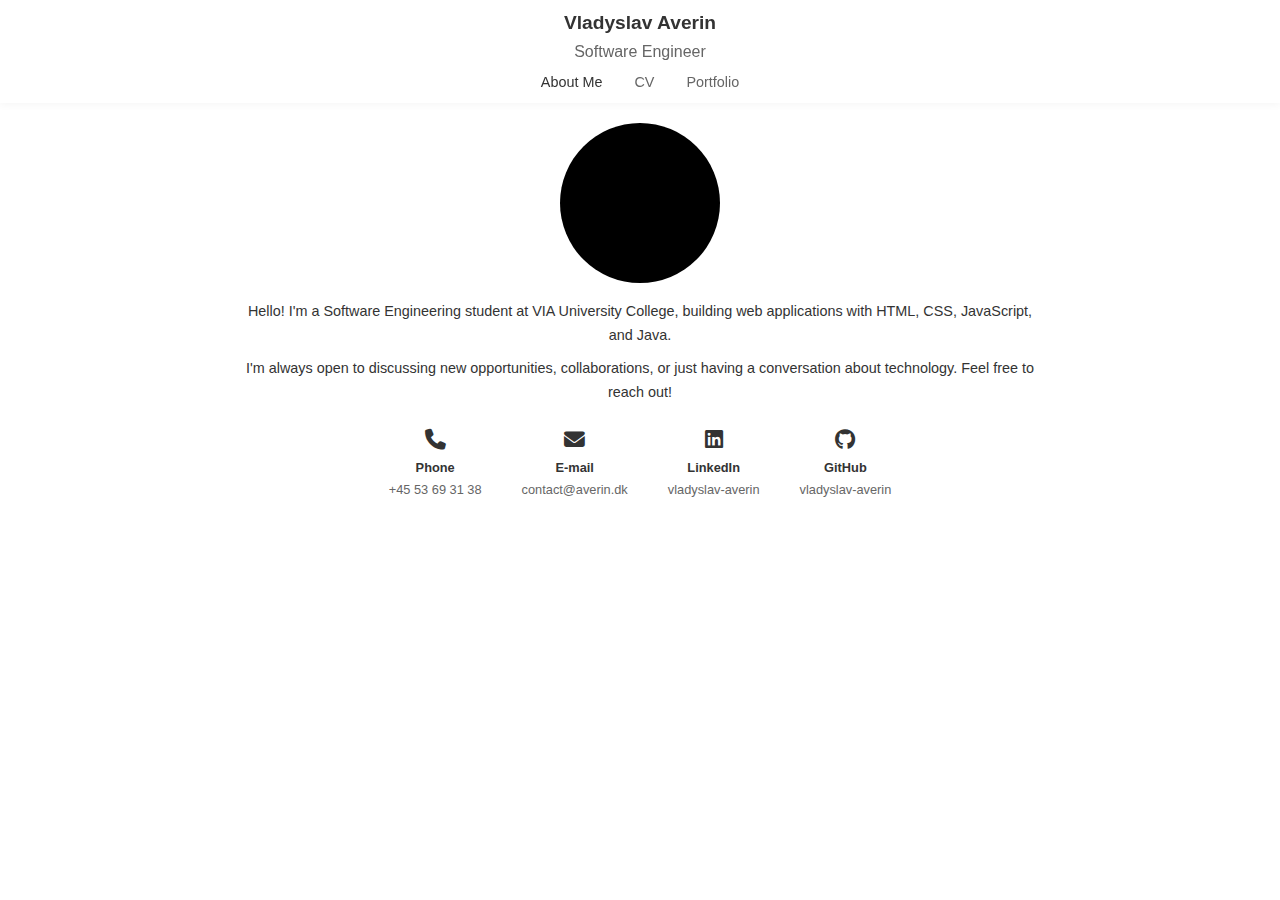
<file: index.html>
<!DOCTYPE html>
<html lang="en">
<head>
    <meta charset="UTF-8">
    <meta name="viewport" content="width=device-width, initial-scale=1.0">
    <title>Vladyslav Averin</title>
    <!-- CSS -->
    <link rel="stylesheet" href="css/styles.css">
    <!-- Font icons for contacts -->
    <link rel="stylesheet" href="https://cdnjs.cloudflare.com/ajax/libs/font-awesome/6.4.0/css/all.min.css">
</head>
<body>
    <header>
        <!-- Navigation -->
        <nav class="nav-container">
            <div class="nav-header">
                <h1>Vladyslav Averin</h1>   
                <p>Software Engineer</p>
            </div>
            <ul class="nav-menu">
                <li><a href="index.html" class="nav-link active">About Me</a></li>
                <li><a href="cv.html" class="nav-link">CV</a></li>
                <li><a href="portfolio.html" class="nav-link">Portfolio</a></li>
            </ul>
        </nav>
    </header>
    <!-- Main content area -->
    <main>
        <div class="container">
            <div class="about-content">
                <!-- Profile image -->
                <img src="images/avatar.jpg" alt="Vladyslav Averin" class="avatar-placeholder">
                <!-- About text -->
                <div class="about-text">
                    <p>Hello! I'm a Software Engineering student at VIA University College, building web applications with HTML, CSS, JavaScript, and Java.</p>
                    <p>I'm always open to discussing new opportunities, collaborations, or just having a conversation about technology. Feel free to reach out!</p>
                </div>
                <!-- Contact section -->
                <div class="contact-section">
                    <div class="contact-grid">
                        <a href="tel:+4553693138" class="contact-item">
                            <i class="fas fa-phone"></i>
                            <h4>Phone</h4>
                            <span>+45 53 69 31 38</span>
                        </a>
                        <a href="mailto:contact@averin.dk" class="contact-item">
                            <i class="fas fa-envelope"></i>
                            <h4>E-mail</h4>
                            <span>contact@averin.dk</span>
                        </a>
                        <a href="https://linkedin.com/in/vladyslav-averin" target="_blank" class="contact-item">
                            <i class="fab fa-linkedin"></i>
                            <h4>LinkedIn</h4>
                            <span>vladyslav-averin</span>
                        </a>
                        <a href="https://github.com/vladyslav-averin" target="_blank" class="contact-item">
                            <i class="fab fa-github"></i>
                            <h4>GitHub</h4>
                            <span>vladyslav-averin</span>
                        </a>
                    </div>
                </div>
            </div>
        </div>
    </main>
</body>
</html>
</file>
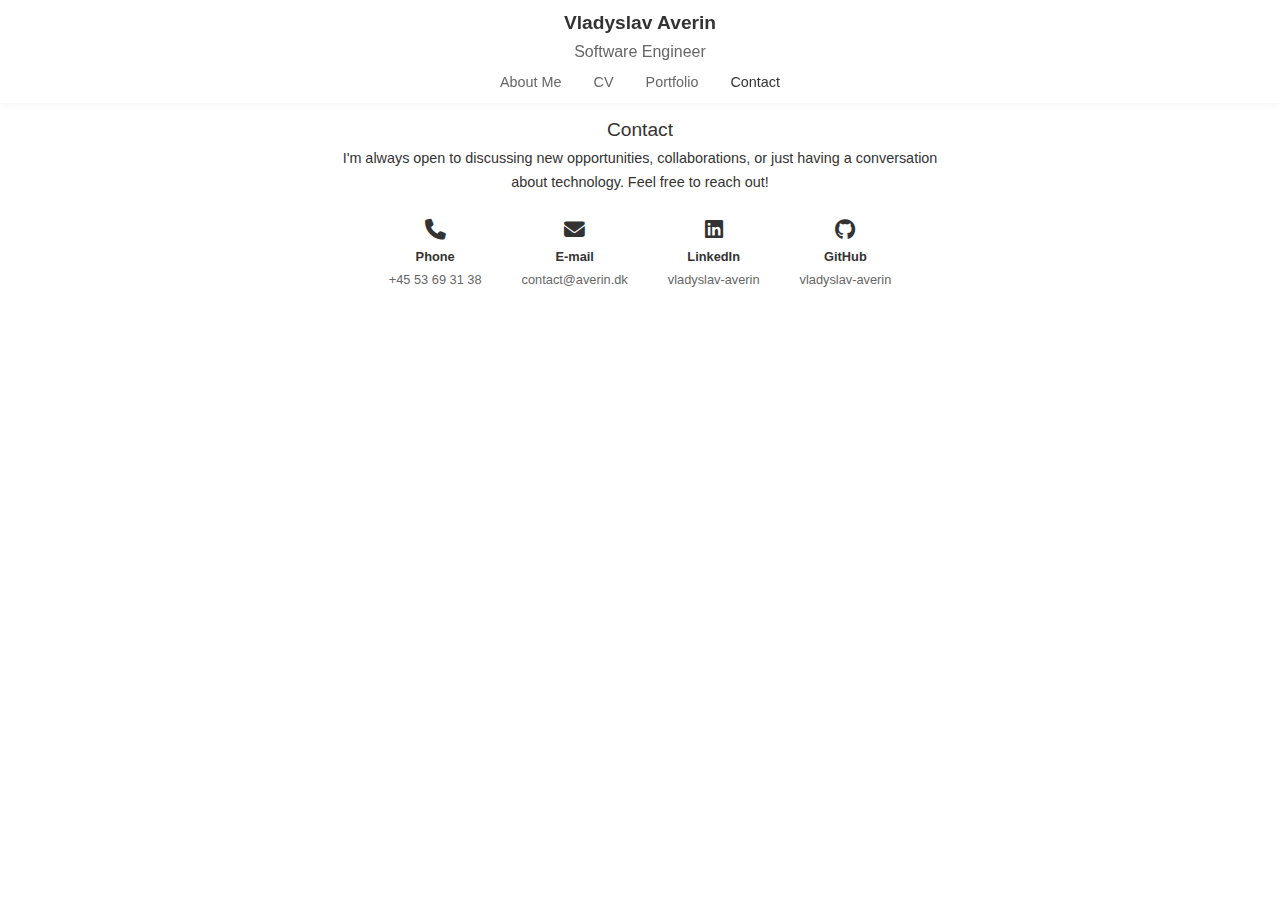
<file: contact.html>
<!DOCTYPE html>
<html lang="en">
<head>
    <meta charset="UTF-8">
    <meta name="viewport" content="width=device-width, initial-scale=1.0">
    <title>Vladyslav Averin</title>
    <!-- CSS -->
    <link rel="stylesheet" href="css/styles.css">
    <!-- Font icons for contacts -->
    <link rel="stylesheet" href="https://cdnjs.cloudflare.com/ajax/libs/font-awesome/6.4.0/css/all.min.css">
</head>
<body>
    <!-- Navigation -->
    <header>
        <nav class="nav-container">
            <div class="nav-header">
                <h1>Vladyslav Averin</h1>
                <p>Software Engineer</p>
            </div>
            <ul class="nav-menu">
                <li><a href="index.html" class="nav-link">About Me</a></li>
                <li><a href="cv.html" class="nav-link">CV</a></li>
                <li><a href="portfolio.html" class="nav-link">Portfolio</a></li>
                <li><a href="contact.html" class="nav-link active">Contact</a></li>
            </ul>
        </nav>
    </header>
    <main>
        <!-- Contact section -->
        <section class="section">
            <div class="container">
                <h2 class="section-title">Contact</h2>
                <div class="contact-content">
                    <p class="content-intro">I'm always open to discussing new opportunities, collaborations, or just having a conversation about technology. Feel free to reach out!</p>
                    <!-- Contact grid -->
                    <div class="contact-grid">
                        <a href="tel:+4553693138" class="contact-item">
                            <i class="fas fa-phone"></i>
                            <h4>Phone</h4>
                            <span>+45 53 69 31 38</span>
                        </a>
                        <a href="mailto:contact@averin.dk" class="contact-item">
                            <i class="fas fa-envelope"></i>
                            <h4>E-mail</h4>
                            <span>contact@averin.dk</span>
                        </a>
                        <a href="https://linkedin.com/in/vladyslav-averin" target="_blank" class="contact-item">
                            <i class="fab fa-linkedin"></i>
                            <h4>LinkedIn</h4>
                            <span>vladyslav-averin</span>
                        </a>
                        <a href="https://github.com/vladyslav-averin" target="_blank" class="contact-item">
                            <i class="fab fa-github"></i>
                            <h4>GitHub</h4>
                            <span>vladyslav-averin</span>
                        </a>
                    </div>
                </div>
            </div>
        </section>
    </main>
</body>
</html>
</file>
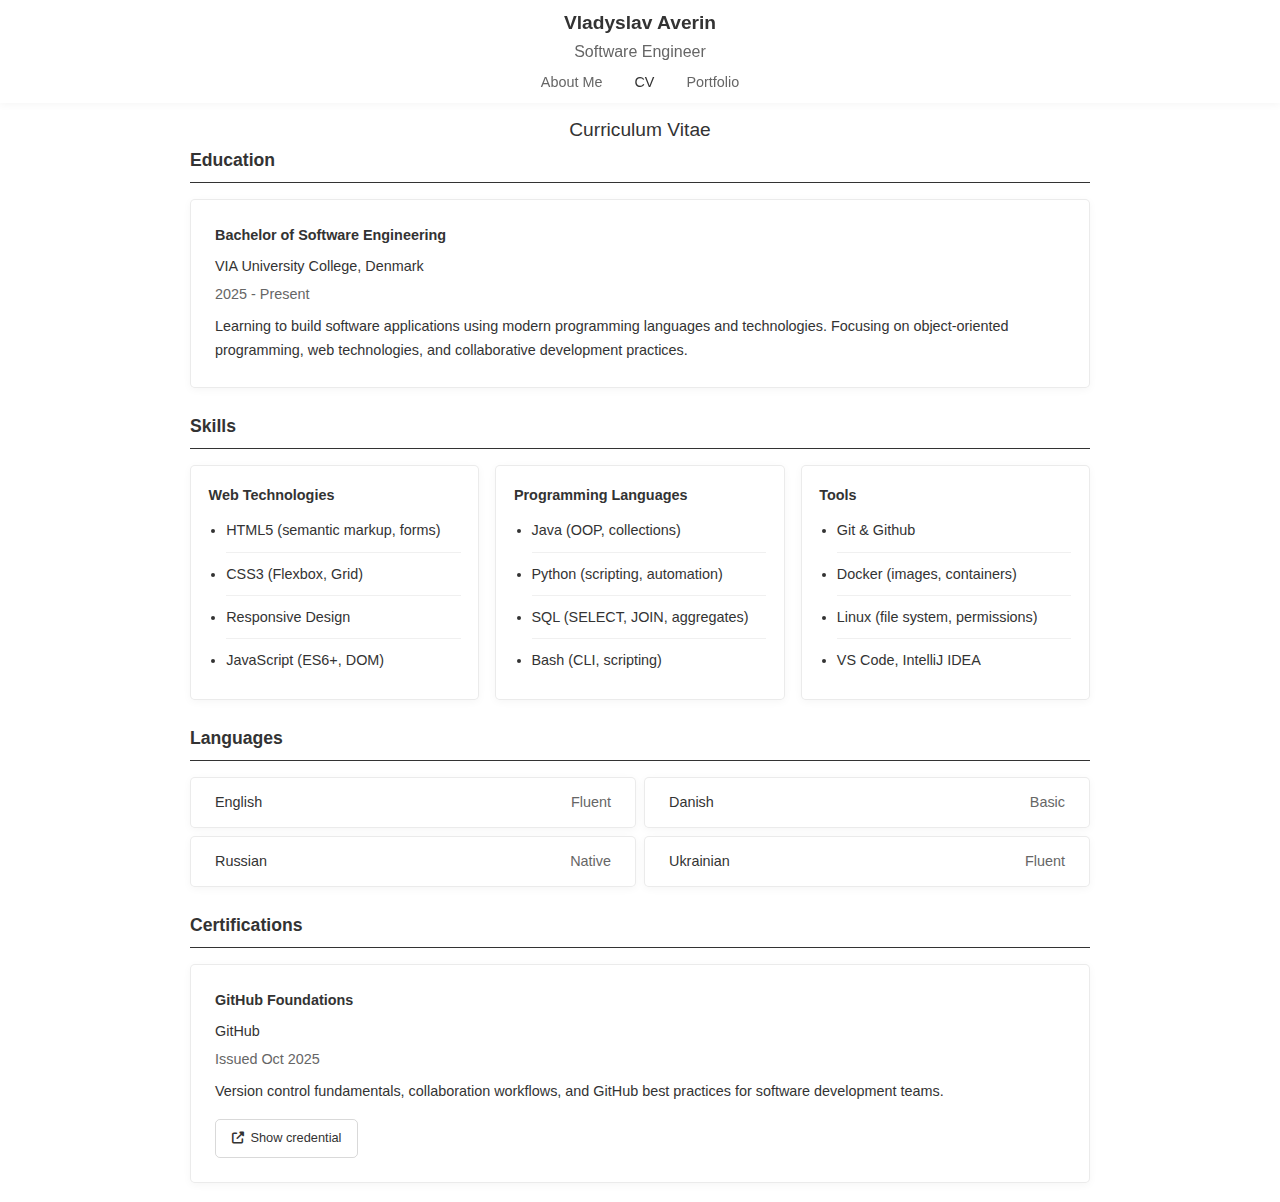
<file: cv.html>
<!DOCTYPE html>
<html lang="en">
<head>
    <meta charset="UTF-8">
    <meta name="viewport" content="width=device-width, initial-scale=1.0">
    <title>Vladyslav Averin</title>
    <!-- CSS -->
    <link rel="stylesheet" href="css/styles.css">
    <!-- Font icons for credentials -->
    <link rel="stylesheet" href="https://cdnjs.cloudflare.com/ajax/libs/font-awesome/6.4.0/css/all.min.css">
</head>
<body>
    <!-- Navigation -->
    <header>
        <nav class="nav-container">
            <div class="nav-header">
                <h1>Vladyslav Averin</h1>
                <p>Software Engineer</p>
            </div>
            <ul class="nav-menu">
                <li><a href="index.html" class="nav-link">About Me</a></li>
                <li><a href="cv.html" class="nav-link active">CV</a></li>
                <li><a href="portfolio.html" class="nav-link">Portfolio</a></li>
            </ul>
        </nav>
    </header>
    <!-- Main content area -->
    <main>
        <!-- CV section -->
            <div class="container">
                <h2 class="section-title">Curriculum Vitae</h2>
                
                <div class="cv-grid">
                    <!-- Education -->
                    <div class="cv-section">
                        <h3>Education</h3>
                        <div class="cv-item">
                            <h4>Bachelor of Software Engineering</h4>
                            <p class="institution">VIA University College, Denmark</p>
                            <p class="period">2025 - Present</p>
                            <div class="description">
                                <p>Learning to build software applications using modern programming languages and technologies. Focusing on object-oriented programming, web technologies, and collaborative development practices.</p>
                            </div>
                        </div>
                    </div>
                    <!-- Skills -->
                    <div class="cv-section">
                        <h3>Skills</h3>
                        <div class="skills-grid">
                            <div class="skill-category">
                                <h4>Web Technologies</h4>
                                <ul>
                                    <li>HTML5 (semantic markup, forms)</li>
                                    <li>CSS3 (Flexbox, Grid)</li>
                                    <li>Responsive Design</li>
                                    <li>JavaScript (ES6+, DOM)</li>
                                </ul>
                            </div>
                            <div class="skill-category">
                                <h4>Programming Languages</h4>
                                <ul>
                                    <li>Java (OOP, collections)</li>
                                    <li>Python (scripting, automation)</li>
                                    <li>SQL (SELECT, JOIN, aggregates)</li>
                                    <li>Bash (CLI, scripting)</li>
                                </ul>
                            </div>
                            <div class="skill-category">
                                <h4>Tools</h4>
                                <ul>
                                    <li>Git & Github</li>
                                    <li>Docker (images, containers)</li>
                                    <li>Linux (file system, permissions)</li>
                                    <li>VS Code, IntelliJ IDEA</li>
                                </ul>
                            </div>
                        </div>
                    </div>
                    <!-- Languages -->
                    <div class="cv-section">
                        <h3>Languages</h3>
                        <ul class="languages">
                            <li class="language-item">
                                <span class="language-name">English</span>
                                <span class="language-level">Fluent</span>
                            </li>
                            <li class="language-item">
                                <span class="language-name">Danish</span>
                                <span class="language-level">Basic</span>
                            </li>
                            <li class="language-item">
                                <span class="language-name">Russian</span>
                                <span class="language-level">Native</span>
                            </li>
                            <li class="language-item">
                                <span class="language-name">Ukrainian</span>
                                <span class="language-level">Fluent</span>
                            </li>
                        </ul>
                    </div>
                    <!-- Certifications -->
                    <div class="cv-section">
                        <h3>Certifications</h3>
                        <div class="cv-item">
                            <h4>GitHub Foundations</h4>
                            <p class="institution">GitHub</p>
                            <p class="period">Issued Oct 2025</p>
                            <div class="description">
                                <p>Version control fundamentals, collaboration workflows, and GitHub best practices for software development teams.</p>
                            </div>
                            <a href="#" class="credential-link" target="_blank">
                                <i class="fas fa-external-link-alt"></i>
                                Show credential
                            </a>
                        </div>
                    </div>
                </div>
            </div>
    </main>
</body>
</html>
</file>
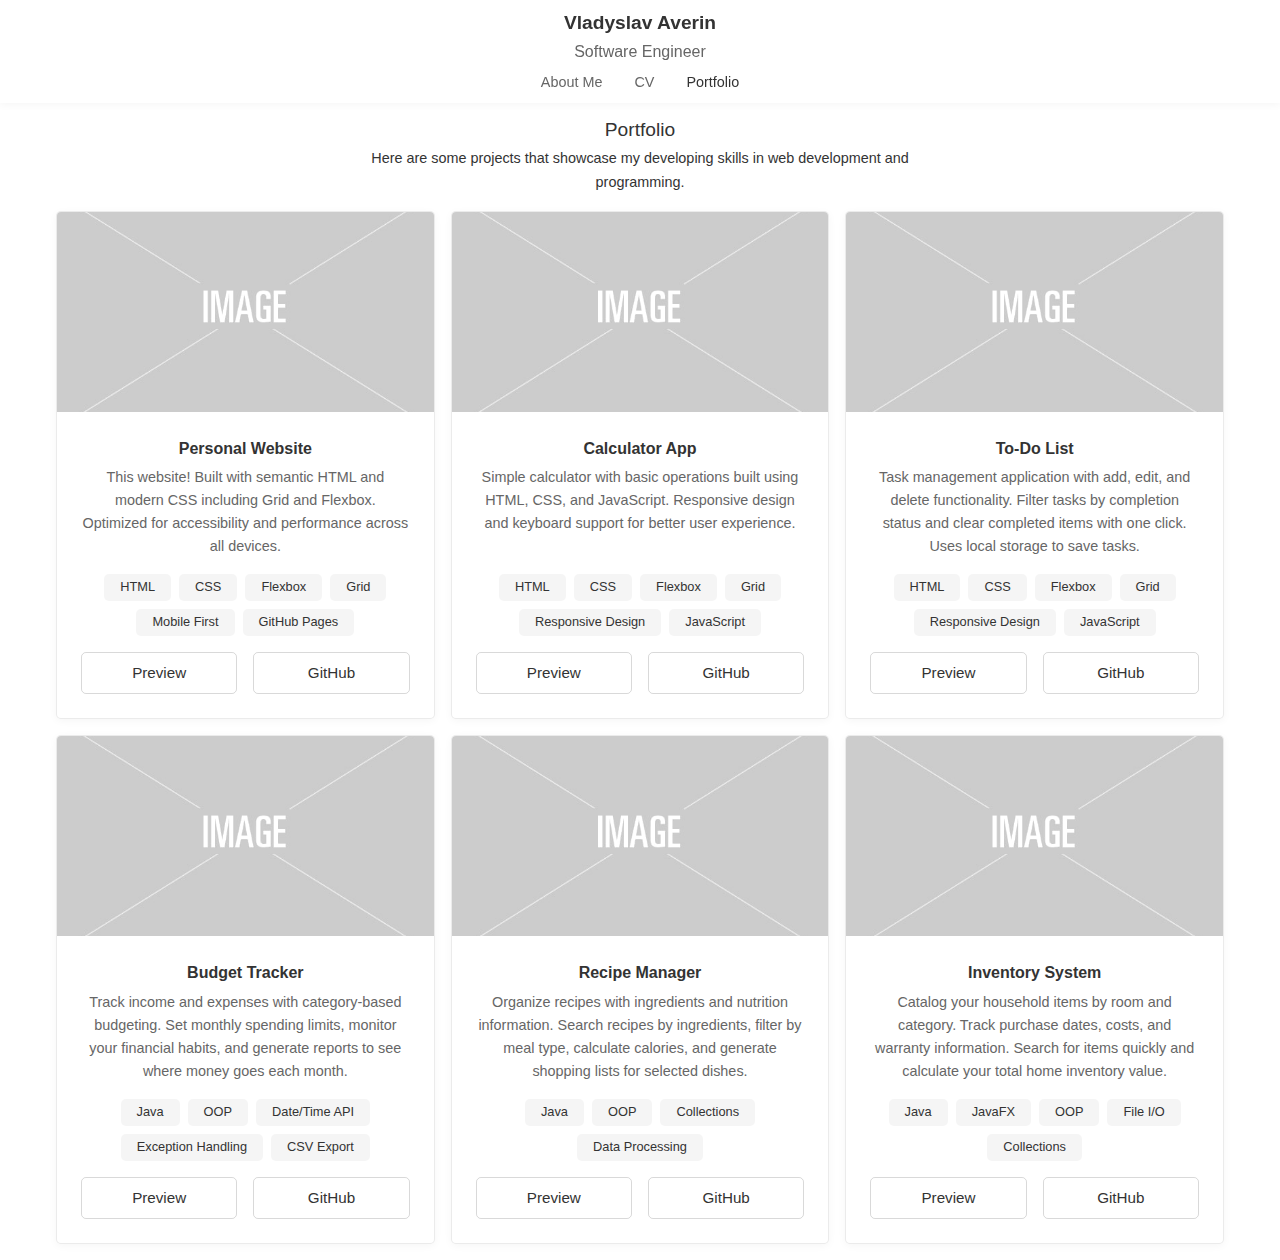
<file: portfolio.html>
<!DOCTYPE html>
<html lang="en">
<head>
    <meta charset="UTF-8">
    <meta name="viewport" content="width=device-width, initial-scale=1.0">
    <title>Vladyslav Averin</title>
    <!-- CSS -->
    <link rel="stylesheet" href="css/styles.css">
</head>
<body>
    <!-- Navigation -->
    <header>
        <nav class="nav-container">
            <div class="nav-header">
                <h1>Vladyslav Averin</h1>
                <p>Software Engineer</p>
            </div>
            <ul class="nav-menu">
                <li><a href="index.html" class="nav-link">About Me</a></li>
                <li><a href="cv.html" class="nav-link">CV</a></li>
                <li><a href="portfolio.html" class="nav-link active">Portfolio</a></li>
            </ul>
        </nav>
    </header>
    <main>
        <!-- Portfolio section -->
            <div class="container">
                <h2 class="section-title">Portfolio</h2>
                <p class="content-intro">Here are some projects that showcase my developing skills in web development and programming.</p>
                <!-- Projects grid -->
                <div class="portfolio-grid">
                    <!-- Project 1: Portfolio Website -->
                    <article class="project-card">
                        <img src="images/project.jpg" alt="Personal Website Project" class="project-image">
                        <div class="project-content">
                            <h3>Personal Website</h3>
                            <p>This website! Built with semantic HTML and modern CSS including Grid and Flexbox. Optimized for accessibility and performance across all devices.</p>
                            <div class="project-tech">
                                <span class="tech-tag">HTML</span>
                                <span class="tech-tag">CSS</span>
                                <span class="tech-tag">Flexbox</span>
                                <span class="tech-tag">Grid</span>
                                <span class="tech-tag">Mobile First</span>
                                <span class="tech-tag">GitHub Pages</span>
                            </div>
                            <div class="project-links">
                                <a href="https://vladyslav-averin.github.io/personal-website/" class="project-link">Preview</a>
                                <a href="https://github.com/vladyslav-averin/personal-website" class="project-link">GitHub</a>
                            </div>
                        </div>
                    </article>
                    <!-- Project 2: Calculator App -->
                    <article class="project-card">
                        <img src="images/project.jpg" alt="Calculator App Project" class="project-image">
                        <div class="project-content">
                            <h3>Calculator App</h3>
                            <p>Simple calculator with basic operations built using HTML, CSS, and JavaScript. Responsive design and keyboard support for better user experience.</p>
                            <div class="project-tech">
                                <span class="tech-tag">HTML</span>
                                <span class="tech-tag">CSS</span>
                                <span class="tech-tag">Flexbox</span>
                                <span class="tech-tag">Grid</span>
                                <span class="tech-tag">Responsive Design</span>
                                <span class="tech-tag">JavaScript</span>
                            </div>
                            <div class="project-links">
                                <a href="#" class="project-link">Preview</a>
                                <a href="#" class="project-link">GitHub</a>
                            </div>
                        </div>
                    </article>
                    <!-- Project 3: To-Do List -->
                    <article class="project-card">
                        <img src="images/project.jpg" alt="To-Do List Project" class="project-image">
                        <div class="project-content">
                            <h3>To-Do List</h3>
                            <p>Task management application with add, edit, and delete functionality. Filter tasks by completion status and clear completed items with one click. Uses local storage to save tasks.</p>
                            <div class="project-tech">
                                <span class="tech-tag">HTML</span>
                                <span class="tech-tag">CSS</span>
                                <span class="tech-tag">Flexbox</span>
                                <span class="tech-tag">Grid</span>
                                <span class="tech-tag">Responsive Design</span>
                                <span class="tech-tag">JavaScript</span>
                                <!-- <span class="tech-tag">Local Storage</span> -->
                            </div>
                            <div class="project-links">
                                <a href="#" class="project-link">Preview</a>
                                <a href="#" class="project-link">GitHub</a>
                            </div>
                        </div>
                    </article>
                    <!-- Project 4: Budget Tracker -->
                    <article class="project-card">
                        <img src="images/project.jpg" alt="Budget Tracker Project" class="project-image">
                        <div class="project-content">
                            <h3>Budget Tracker</h3>
                            <p>Track income and expenses with category-based budgeting. Set monthly spending limits, monitor your financial habits, and generate reports to see where money goes each month.</p>
                            <div class="project-tech">
                                <span class="tech-tag">Java</span>
                                <span class="tech-tag">OOP</span>

                                <span class="tech-tag">Date/Time API</span>
                                <span class="tech-tag">Exception Handling</span>
                                <span class="tech-tag">CSV Export</span>
                            </div>
                            <div class="project-links">
                                <a href="#" class="project-link">Preview</a>
                                <a href="#" class="project-link">GitHub</a>
                            </div>
                        </div>
                    </article>
                    <!-- Project 5: Recipe Manager -->
                    <article class="project-card">
                        <img src="images/project.jpg" alt="Recipe Manager Project" class="project-image">
                        <div class="project-content">
                            <h3>Recipe Manager</h3>
                            <p>Organize recipes with ingredients and nutrition information. Search recipes by ingredients, filter by meal type, calculate calories, and generate shopping lists for selected dishes.</p>
                            <div class="project-tech">
                                <span class="tech-tag">Java</span>
                                <span class="tech-tag">OOP</span>
                                <span class="tech-tag">Collections</span>
                                <span class="tech-tag">Data Processing</span>
                            </div>
                            <div class="project-links">
                                <a href="#" class="project-link">Preview</a>
                                <a href="#" class="project-link">GitHub</a>
                            </div>
                        </div>
                    </article>
                    <!-- Project 6: Home Inventory -->
                    <article class="project-card">
                        <img src="images/project.jpg" alt="Inventory System Project" class="project-image">
                        <div class="project-content">
                            <h3>Inventory System</h3>
                            <p>Catalog your household items by room and category. Track purchase dates, costs, and warranty information. Search for items quickly and calculate your total home inventory value.</p>
                            <div class="project-tech">
                                <span class="tech-tag">Java</span>
                                <span class="tech-tag">JavaFX</span>
                                <span class="tech-tag">OOP</span>
                                <span class="tech-tag">File I/O</span>
                                <span class="tech-tag">Collections</span>
                            </div>
                            <div class="project-links">
                                <a href="#" class="project-link">Preview</a>
                                <a href="#" class="project-link">GitHub</a>
                            </div>
                        </div>
                    </article>
                </div>
            </div>
    </main>
</body>
</html>
</file>
<file: css/styles.css>
:root {
    --color-text-primary: #333;
    --color-text-secondary: #666;
    --color-bg: #fff;
    --color-border: rgba(0, 0, 0, 0.08);
    --radius: 5px;
    --shadow: 0 2px 8px rgba(0, 0, 0, 0.04);
    --shadow-hover: 0 8px 25px rgba(0, 0, 0, 0.1);
    --transition: all 0.3s;
}

* {
    margin: 0;
    padding: 0;
    box-sizing: border-box;
}

body {
    font-family: -apple-system, BlinkMacSystemFont, 'Segoe UI', Roboto, sans-serif;
    line-height: 1.6;
    font-size: .9rem;
    color: var(--color-text-primary);
    background-color: var(--color-bg);
}

/* Container - limits maximum width and centers content */
.container {
    max-width: 1200px;
    margin: 0 auto;
    padding: 0 1rem;
}

/* Header and Navigation */
/* Fixed header that stays at the top when scrolling */
header {
    background: rgba(255, 255, 255, 0.95);
    backdrop-filter: blur(10px);
    -webkit-backdrop-filter: blur(10px);
    box-shadow: var(--shadow);
    position: fixed;
    top: 0;
    width: 100%;
    z-index: 1000;
}

/* Navigation container - uses Flexbox to center items vertically */
.nav-container {
    max-width: 1200px;
    margin: 0 auto;
    padding: 0.5rem;
    display: flex;
    flex-direction: column;
    text-align: center;
}

/* Vladyslav Averin */
.nav-header h1 {
    font-size: 1.2rem;
}

/* Software Engineer */
.nav-header p {
    color: var(--color-text-secondary);
    font-size: 1rem;
    margin-bottom: 0.3rem;
}

/* Navigation menu - uses Flexbox to arrange links horizontally */
.nav-menu {
    display: flex;
    list-style: none;
    flex-wrap: wrap;
    justify-content: center;
}

/* Individual navigation links */
.nav-link {
    display: block;
    padding: 0.1rem 1rem;
    color: var(--color-text-secondary);
    font-weight: 500;
    text-decoration: none;
    transition: color 0.3s;
}

/* Navigation link hover and active states */
.nav-link:hover,
.nav-link.active {
    color: var(--color-text-primary);
}

/* Main section - adds padding to prevent content from hiding under fixed header */
main {
    padding-top: 115px;
}

/* Section title styling */
.section-title {
    font-size: 1.2rem;
    text-align: center;
    font-weight: 300;
}

/* About Me Section */
/* About content - uses Grid for layout */
.about-content {
    display: grid;
    gap: 1rem;
    max-width: 800px;
    margin: 0 auto;
}

/* Text paragraphs in About section */
.about-text p {
    margin-bottom: .5rem;
    line-height: 1.7;
    text-align: center;
}

/* Remove bottom margin only from last paragraph */
.about-text p:last-child {
    margin-bottom: 0;
}

/* Avatar image - circular profile picture */
.avatar-placeholder {
    width: 10rem;
    height: 10rem;
    border-radius: 50%;
    margin: 0 auto;
    margin-top: .5rem;
    object-fit: cover;
    display: block;
}

/* Contact section on About Me page */
.contact-section {
    text-align: center;
}

.contact-section h3 {
    font-size: 1.1rem;
    margin-bottom: 1rem;
    font-weight: 600;
}

/* CV Section */
/* CV grid - organizes CV sections vertically */
.cv-grid {
    display: grid;
    gap: 1.5rem;
    max-width: 900px;
    margin: 0 auto;
}

/* CV section headings with bottom border */
.cv-section h3 {
    font-size: 1.1rem;
    margin-bottom: 1rem;
    border-bottom: 1px solid var(--color-text-primary);
    padding-bottom: 0.5rem;
    font-weight: 600;
}

/* Individual CV items - styled cards with borders and shadows */
.cv-item {
    padding: 1.5rem;
    border: 1px solid var(--color-border);
    background: var(--color-bg);
    box-shadow: var(--shadow);
    border-radius: var(--radius);
}

/* CV item titles */
.cv-item h4 {
    margin-bottom: 0.5rem;
    font-weight: 600;
}

/* Add margin to last CV section */
.cv-section:last-child .cv-item {
    margin-bottom: 1.2rem;
}

/* Institution name styling */
.institution {
    margin-bottom: 0.3rem;
}

/* Time period text */
.period {
    color: var(--color-text-secondary);
    margin-bottom: 0.5rem;
}

/* Default link color */
a {
    color: var(--color-text-primary);
}

/* Description paragraphs in CV items */
.description p {
    margin-bottom: 1rem;
    line-height: 1.7;
}

.description p:last-child {
    margin-bottom: 0;
}

/* Skills grid - uses Grid to create columns on larger screens */
.skills-grid {
    display: grid;
    gap: 1rem;
    grid-template-columns: 1fr;
}

/* Individual skill categories - styled cards */
.skill-category {
    background: var(--color-bg);
    padding: 1.1rem;
    border: 1px solid var(--color-border);
    box-shadow: var(--shadow);
    border-radius: var(--radius);
}

/* Skill category headings */
.skill-category h4 {
    margin-bottom: .2rem;
    font-weight: 600;
}

/* Skill lists with bullet points */
.skill-category ul {
    list-style: disc;
    padding-left: 1.1rem;
}

/* Individual skill items with bottom border */
.skill-category li {
    padding: 0.6rem 0;
    border-bottom: 1px solid rgba(0, 0, 0, 0.06);
}

/* Remove border from last skill item */
.skill-category li:last-child {
    border-bottom: none;
}

/* Languages grid - uses Grid for layout */
.languages {
    display: grid;
    gap: .5rem;
    grid-template-columns: 1fr;
}

/* Language items - uses Flexbox to space content */
.language-item {
    display: flex;
    justify-content: space-between;
    align-items: center;
    padding: .8rem 1.5rem;
    background: var(--color-bg);
    border: 1px solid var(--color-border);
    box-shadow: var(--shadow);
    border-radius: var(--radius);
}

/* Language proficiency level text */
.language-level {
    color: var(--color-text-secondary);
}

/* Credential Link */
/* External credential link button */
.credential-link {
    display: inline-flex;
    align-items: center;
    gap: 0.4rem;
    text-decoration: none;
    padding: 0.5rem 1rem;
    border: 1px solid rgba(0, 0, 0, 0.15);
    transition: var(--transition);
    font-size: 0.8rem;
    border-radius: var(--radius);
    margin-top: 1rem;
}

/* Credential link hover effect - inverts colors */
.credential-link:hover {
    color: var(--color-bg);
    background: var(--color-text-primary);
    border-color: var(--color-text-primary);
}

/* Icon size in credential link */
.credential-link i {
    font-size: 0.75rem;
}

/* Portfolio Section */
/* Introductory text for portfolio */
.content-intro {
    text-align: center;
    margin-bottom: 1rem;
    max-width: 600px;
    margin-left: auto;
    margin-right: auto;
    line-height: 1.7;
}

/* Portfolio grid - uses Grid to arrange project cards */
.portfolio-grid {
    display: grid;
    gap: 1rem;
    grid-template-columns: 1fr;
    padding-bottom: 1rem;
}

/* Project card - styled container with image and content */
.project-card {
    background: var(--color-bg);
    border: 1px solid var(--color-border);
    box-shadow: var(--shadow);
    border-radius: var(--radius);
    display: flex;
    flex-direction: column;
    transition: var(--transition);
    overflow: hidden;
}

/* Project card hover effect - lifts card slightly */
.project-card:hover {
    transform: translateY(-2px);
    box-shadow: var(--shadow-hover);
    border-color: rgba(0, 0, 0, 0.15);
}

/* Project image - fixed height with cover fit */
.project-image {
    width: 100%;
    height: 200px;
    object-fit: cover;
    display: block;
}

/* Project content container - uses Flexbox */
.project-content {
    display: flex;
    flex-direction: column;
    flex: 1;
    padding: 1.5rem;
}

/* Project title */
.project-content h3 {
    font-size: 1rem;
    margin-bottom: .3rem;
    font-weight: 600;
    text-align: center;
}

/* Project description text */
.project-content p {
    color: var(--color-text-secondary);
    margin-bottom: 1rem;
    line-height: 1.6;
    text-align: center;
    flex: 1;
}

/* Technology tags container - uses Flexbox to wrap tags */
.project-tech {
    display: flex;
    flex-wrap: wrap;
    gap: 0.5rem;
    margin-bottom: 1rem;
    justify-content: center;
}

/* Technologies */
.tech-tag {
    background: rgba(126, 126, 126, 0.08);
    padding: 0.2rem 1rem;
    font-size: 0.8rem;
    border-radius: var(--radius);
}

/* Project links container - uses Flexbox */
.project-links {
    display: flex;
    gap: 1rem;
    margin-top: auto;
}

/* Individual project link button */
.project-link {
    display: inline-flex;
    align-items: center;
    justify-content: center;
    text-decoration: none;
    padding: .5rem;
    border: 1px solid rgba(0, 0, 0, 0.15);
    transition: var(--transition);
    font-size: 0.95rem;
    flex: 1;
    border-radius: var(--radius);
}

/* Project link hover effect - inverts colors and lifts button */
.project-link:hover {
    color: var(--color-bg);
    background: var(--color-text-primary);
    transform: translateY(-2px);
    box-shadow: var(--shadow-hover);
}

/* Contact Section */
/* Contact content container */
.contact-content {
    max-width: 900px;
    margin: 0 auto;
}

/* Contact grid - arranges contact items in a grid */
.contact-grid {
    display: grid;
    gap: .2rem .2rem;
    grid-template-columns: repeat(2, 1fr);
}

/* Individual contact item */
.contact-item {
    display: block;
    text-align: center;
    padding: .5rem;
    transition: var(--transition);
    text-decoration: none;
}

/* Contact icon styling */
.contact-item i {
    font-size: 1.3rem;
    margin-bottom: 0.5rem;
    transition: transform 0.3s;
}

/* Contact item heading */
.contact-item h4 {
    font-weight: 600;
    font-size: .8rem;
}

/* Contact item detail text */
.contact-item span {
    color: var(--color-text-secondary);
    font-size: .8rem;
}

/* Contact item hover effect - changes text color */
.contact-item:hover span {
    color: var(--color-text-primary);
}

/* Media Queries */
@media (min-width: 768px) {
    /* Skills grid - 3 columns */
    .skills-grid {
        grid-template-columns: repeat(3, 1fr);
    }
    /* Languages grid - 2 columns */
    .languages {
        grid-template-columns: repeat(2, 1fr);
    }
    /* Portfolio grid - 2 columns */
    .portfolio-grid {
        grid-template-columns: repeat(2, 1fr);
    }
    /* Contact grid - 4 columns centered */
    .contact-grid {
        grid-template-columns: repeat(4, max-content);
        justify-content: center;
        gap: 1rem 1.5rem;
    }
}

/* Desktop screens (1024px and up) */
@media (min-width: 1024px) {
    /* Portfolio grid - 3 columns */
    .portfolio-grid {
        grid-template-columns: repeat(3, 1fr);
    }
}
</file>
